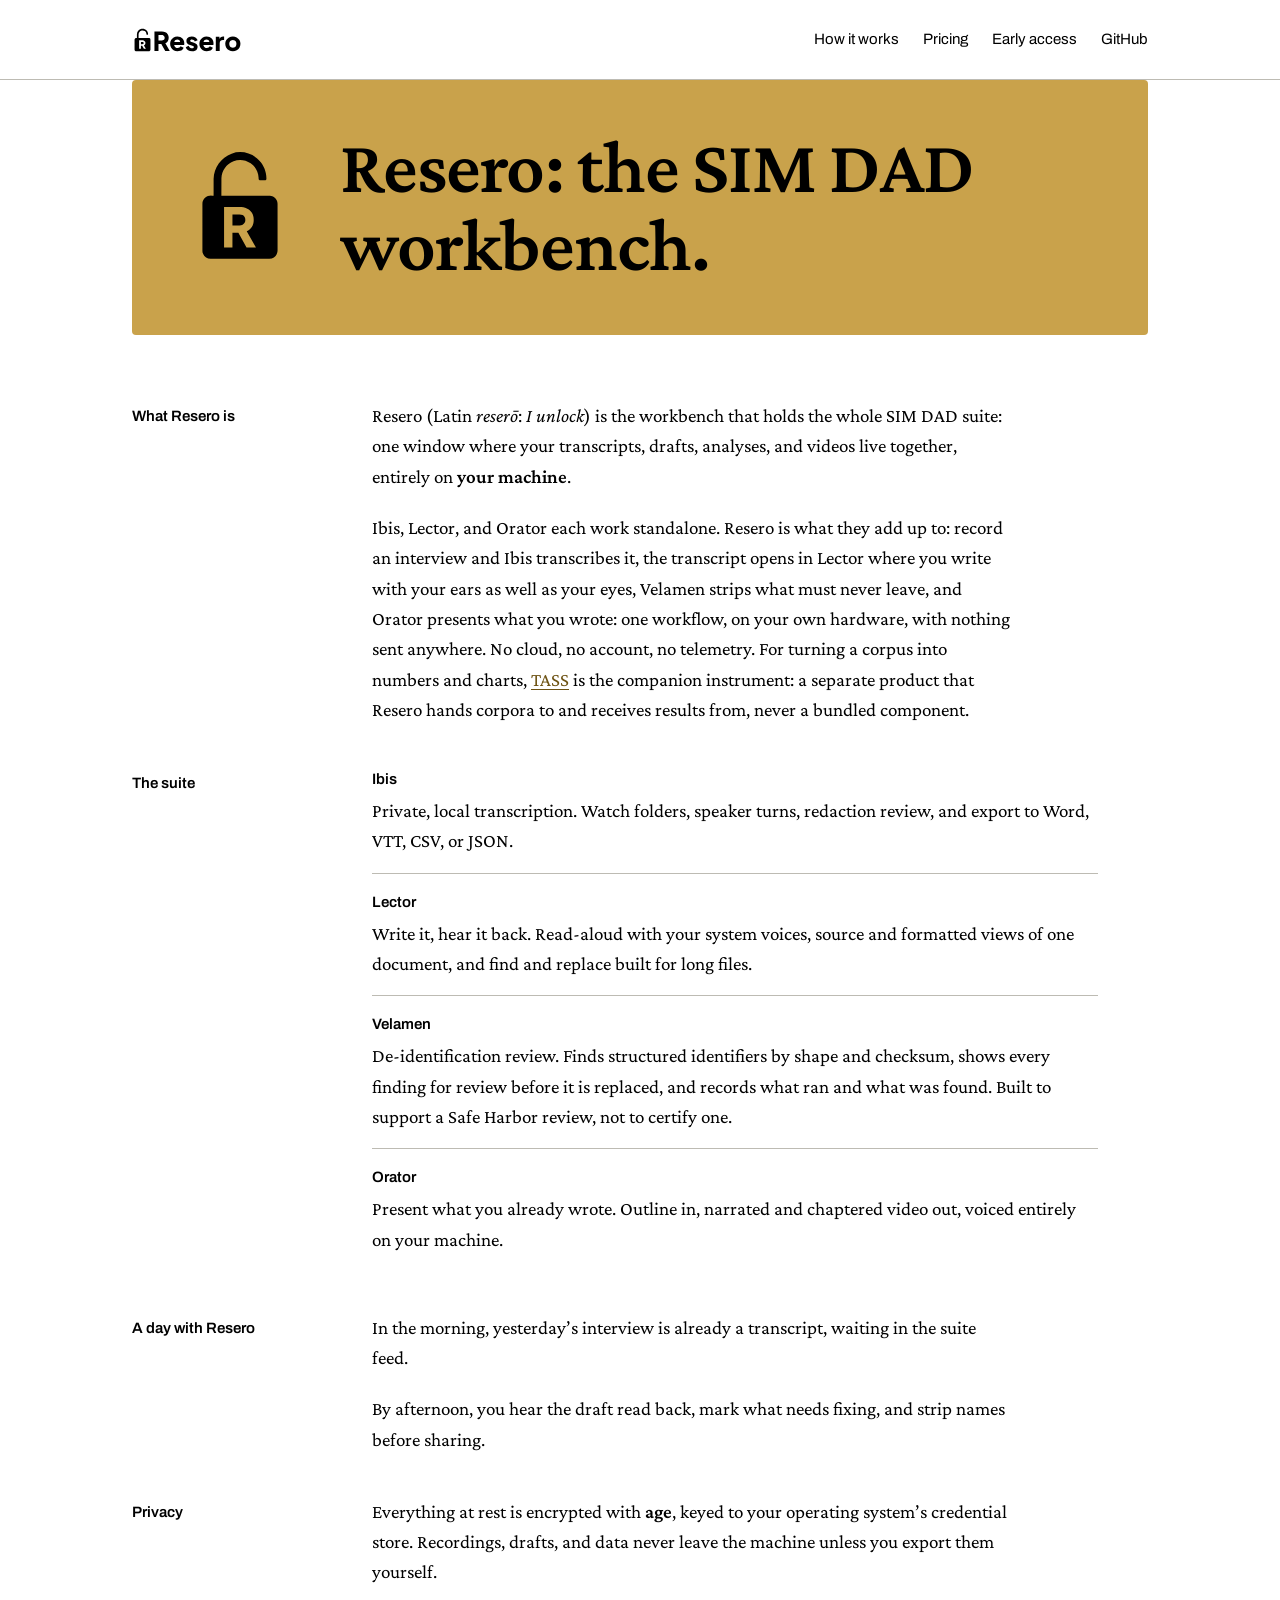
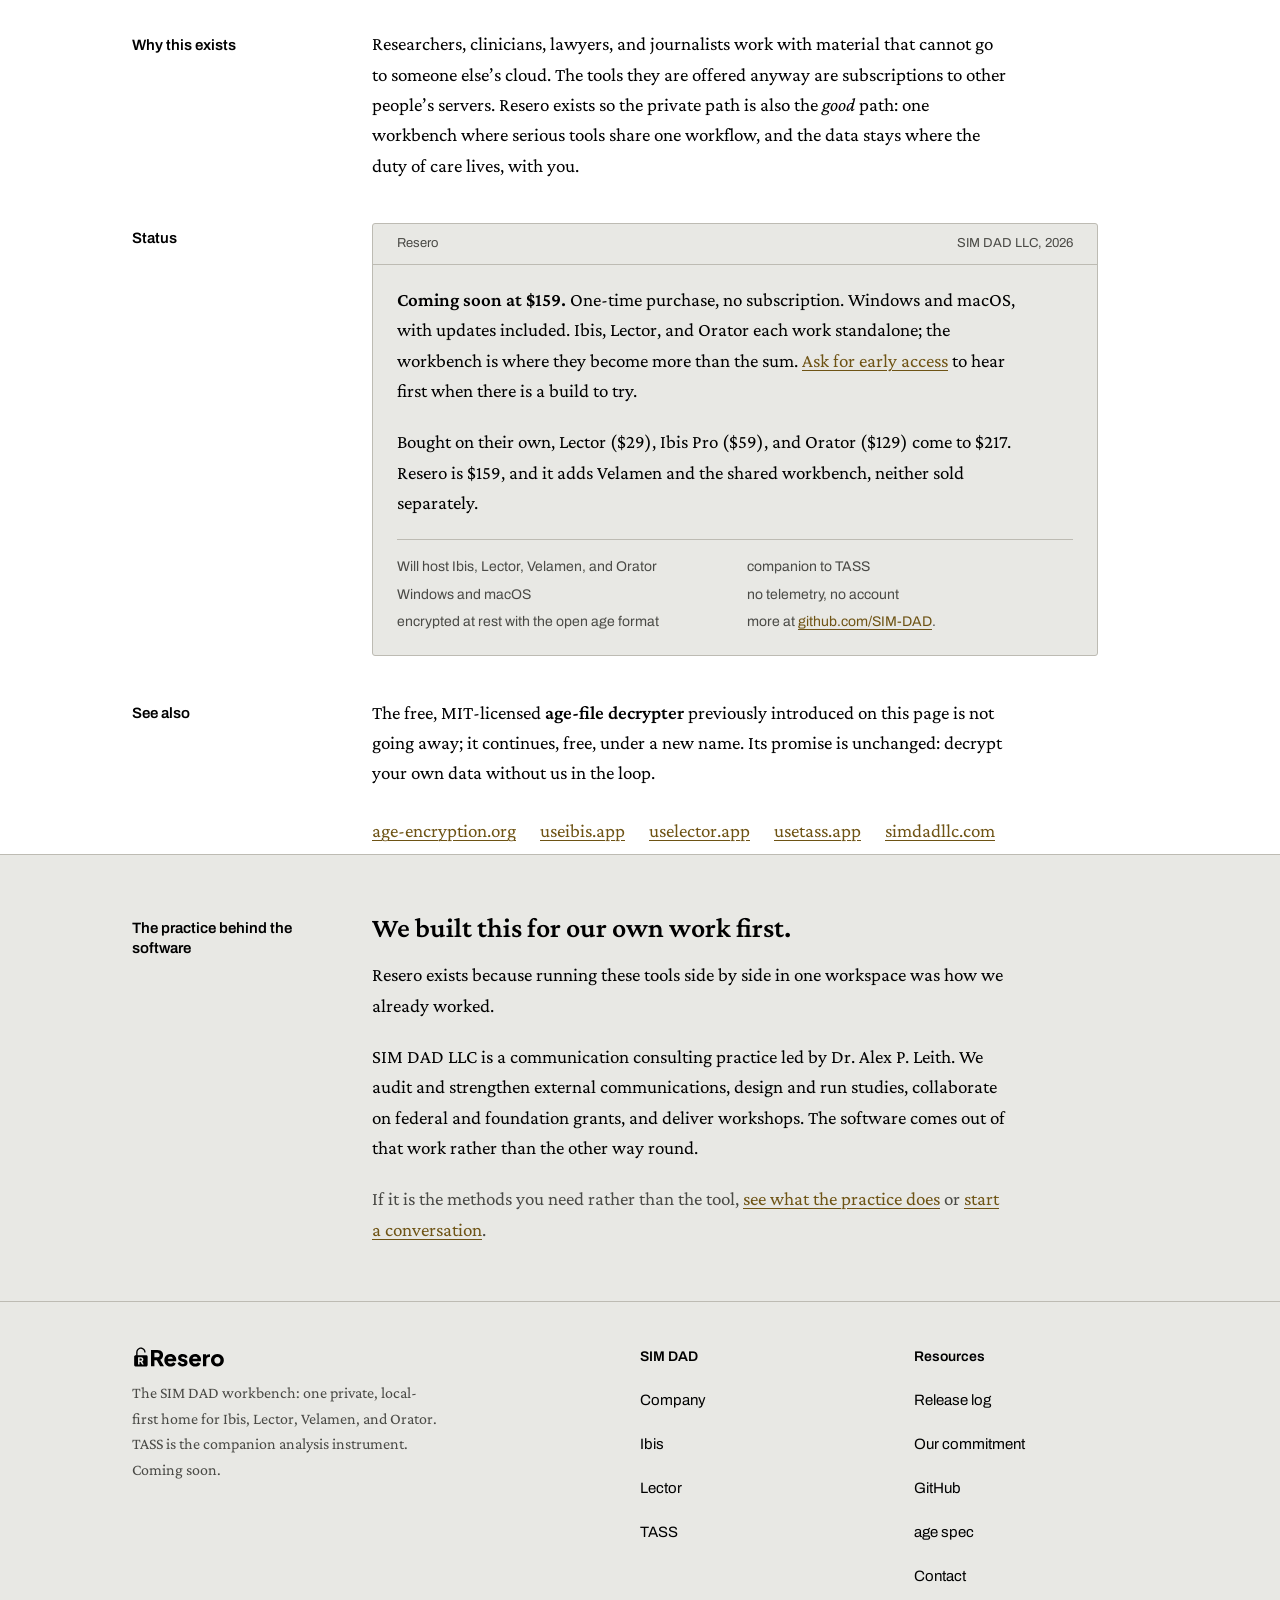
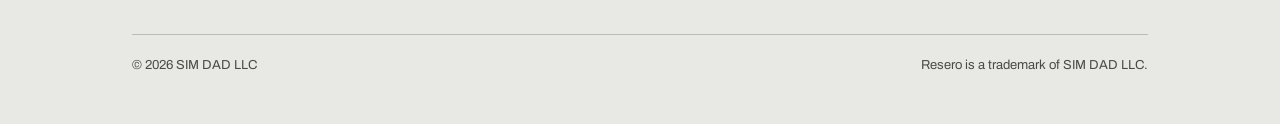
<file: index.html>
<!DOCTYPE html>
<html lang="en">
<head>
  <meta charset="UTF-8">
  <meta name="viewport" content="width=device-width, initial-scale=1.0">
  <title>Resero: the SIM DAD workbench.</title>
  <meta name="description" content="Resero is the SIM DAD workbench: one private, local-first home for Ibis, Lector, Orator, and Velamen, with TASS as its companion analysis instrument. Your work never leaves your machine. Coming soon.">
  <meta property="og:title" content="Resero: the SIM DAD workbench.">
  <meta property="og:description" content="One private workbench for the whole SIM DAD suite. Local-first, no telemetry. Coming soon.">
  <meta property="og:type" content="website">
  <meta property="og:url" content="https://useresero.app">
  <meta property="og:image" content="https://useresero.app/img/social-share.png">
  <meta name="twitter:card" content="summary_large_image">
  <meta name="twitter:title" content="Resero: the SIM DAD workbench.">
  <meta name="twitter:description" content="One private workbench for the whole SIM DAD suite. Local-first, no telemetry. Coming soon.">
  <meta name="twitter:image" content="https://useresero.app/img/social-share.png">
  <link rel="canonical" href="https://useresero.app/">
  <meta name="author" content="SIM DAD LLC">
  <link rel="preload" as="font" type="font/woff2" href="/fonts/crimson-pro-latin-400-normal.woff2" crossorigin>
  <link rel="preload" as="font" type="font/woff2" href="/fonts/crimson-pro-latin-400-italic.woff2" crossorigin>
  <link rel="preload" as="font" type="font/woff2" href="/fonts/crimson-pro-latin-600-normal.woff2" crossorigin>
  <link rel="preload" as="font" type="font/woff2" href="/fonts/crimson-pro-latin-600-italic.woff2" crossorigin>
  <link rel="preload" as="font" type="font/woff2" href="/fonts/archivo-latin-400-normal.woff2" crossorigin>
  <link rel="preload" as="font" type="font/woff2" href="/fonts/archivo-latin-600-normal.woff2" crossorigin>
  <meta name="theme-color" content="#FFFFFF" media="(prefers-color-scheme: light)">
  <meta name="theme-color" content="#161512" media="(prefers-color-scheme: dark)">
  <link rel="icon" type="image/svg+xml" href="img/favicon.svg">
  <link rel="apple-touch-icon" href="img/apple-touch-icon.png">
  <script type="application/ld+json">
  {
    "@context": "https://schema.org",
    "@type": "SoftwareApplication",
    "name": "Resero",
    "description": "The SIM DAD workbench: one private, local-first home for Ibis, Lector, Orator, and Velamen, with TASS as its companion analysis instrument. Your work never leaves your machine. Coming soon.",
    "url": "https://useresero.app",
    "applicationCategory": "ProductivityApplication",
    "operatingSystem": "Windows, macOS",
    "image": "https://useresero.app/img/social-share.png",
    "publisher": {
      "@type": "Organization",
      "name": "SIM DAD LLC",
      "url": "https://simdadllc.com"
    }
  }
  </script>
  <link rel="stylesheet" href="/css/site.css">
</head>
<body>
  <a class="skip" href="#main">Skip to main content</a>

  <nav class="nav" id="nav">
    <div class="nav-inner">
      <a href="#" class="nav-brand" aria-label="Resero">
        <img class="wordmark" src="img/wordmark.svg" alt="Resero" width="111" height="26">
      </a>
      <div class="nav-links">
        <a href="#how">How it works</a>
        <a href="#pricing">Pricing</a>
        <a href="/beta/">Early access</a>
        <a href="https://github.com/SIM-DAD" target="_blank" rel="noopener">GitHub</a>
      </div>
    </div>
  </nav>


  <!-- the brass lock plate -->
  <div class="plate-wrap">
    <header class="manpage-opening">
      <img class="plate-mark" src="img/logo.svg" alt="" width="160" height="150">
      <div>
        <h1>Resero: <em>the SIM DAD workbench.</em></h1>
      </div>
    </header>
  </div>

  <main class="packet" id="main" tabindex="-1">


  <div class="mp-section-head">What Resero is</div>
  <div class="manpage" id="problem">
    <p>Resero (Latin <em>reser&#333;</em>: <em>I unlock</em>) is the workbench that holds the whole SIM DAD suite: one window where your transcripts, drafts, analyses, and videos live together, entirely on <strong>your machine</strong>.</p>

    <p>Ibis, Lector, and Orator each work standalone. Resero is what they add up to: record an interview and Ibis transcribes it, the transcript opens in Lector where you write with your ears as well as your eyes, Velamen strips what must never leave, and Orator presents what you wrote: one workflow, on your own hardware, with nothing sent anywhere. No cloud, no account, no telemetry. For turning a corpus into numbers and charts, <a href="https://usetass.app">TASS</a> is the companion instrument: a separate product that Resero hands corpora to and receives results from, never a bundled component.</p>
  </div>


  <div class="mp-section-head" id="how">The suite</div>
  <div class="mp-options">
    <dl>
      <dt>Ibis</dt>
      <dd>Private, local transcription. Watch folders, speaker turns, redaction review, and export to Word, VTT, CSV, or JSON.</dd>

      <dt>Lector</dt>
      <dd>Write it, hear it back. Read-aloud with your system voices, source and formatted views of one document, and find and replace built for long files.</dd>

      <dt>Velamen</dt>
      <dd>De-identification review. Finds structured identifiers by shape and checksum, shows every finding for review before it is replaced, and records what ran and what was found. Built to support a Safe Harbor review, not to certify one.</dd>

      <dt>Orator</dt>
      <dd>Present what you already wrote. Outline in, narrated and chaptered video out, voiced entirely on your machine.</dd>
    </dl>
  </div>


  <div class="mp-section-head">A day with Resero</div>
  <div class="manpage">
    <p>In the morning, yesterday&rsquo;s interview is already a transcript, waiting in the suite feed.</p>
    <p>By afternoon, you hear the draft read back, mark what needs fixing, and strip names before sharing.</p>
  </div>


  <div class="mp-section-head">Privacy</div>
  <div class="manpage">
    <p>Everything at rest is encrypted with <strong>age</strong>, keyed to your operating system&rsquo;s credential store. Recordings, drafts, and data never leave the machine unless you export them yourself.</p>
  </div>


  <div class="mp-section-head">Why this exists</div>
  <div class="manpage">
    <p>Researchers, clinicians, lawyers, and journalists work with material that cannot go to someone else&rsquo;s cloud. The tools they are offered anyway are subscriptions to other people&rsquo;s servers. Resero exists so the private path is also the <em>good</em> path: one workbench where serious tools share one workflow, and the data stays where the duty of care lives, with you.</p>
  </div>


  <div class="mp-section-head" id="pricing">Status</div>
  <section class="mp-license">
    <div class="license-header"><span>Resero</span> <span>SIM DAD LLC, 2026</span></div>
    <p><strong>Coming soon at $159.</strong> One-time purchase, no subscription. Windows and macOS, with updates included. Ibis, Lector, and Orator each work standalone; the workbench is where they become more than the sum. <a href="/beta/">Ask for early access</a> to hear first when there is a build to try.</p>
    <p>Bought on their own, Lector ($29), Ibis Pro ($59), and Orator ($129) come to $217. Resero is $159, and it adds Velamen and the shared workbench, neither sold separately.</p>
    <ul class="facts">
      <li>Will host Ibis, Lector, Velamen, and Orator</li>
      <li>companion to TASS</li>
      <li>Windows and macOS</li>
      <li>no telemetry, no account</li>
      <li>encrypted at rest with the open age format</li>
      <li>more at <a href="https://github.com/SIM-DAD">github.com/SIM-DAD</a>.</li>
    </ul>
  </section>


  <div class="mp-section-head">See also</div>
  <div class="manpage">
    <p>The free, MIT-licensed <strong>age-file decrypter</strong> previously introduced on this page is not going away; it continues, free, under a new name. Its promise is unchanged: decrypt your own data without us in the loop.</p>
    <ul class="see-also">
      <li><a href="https://age-encryption.org">age-encryption.org</a></li>
      <li><a href="https://useibis.app">useibis.app</a></li>
      <li><a href="https://uselector.app">uselector.app</a></li>
      <li><a href="https://usetass.app">usetass.app</a></li>
      <li><a href="https://simdadllc.com">simdadllc.com</a></li>
    </ul>
  </div>


  </main>

  <!-- FOOTER -->
  
  <!-- The practice behind the product. -->
  <section class="practice" aria-labelledby="practice-h">
    <div class="practice-inner">
      <p class="practice-eyebrow">The practice behind the software</p>
      <h2 id="practice-h">We built this for our own work first.</h2>
      <p>Resero exists because running these tools side by side in one workspace was how we already worked.</p>
      <p>SIM DAD LLC is a communication consulting practice led by Dr. Alex P. Leith.
         We audit and strengthen external communications,
         design and run studies, collaborate on federal and foundation grants, and
         deliver workshops. The software comes out of that work rather than the other
         way round.</p>
      <p class="practice-cta">
        If it is the methods you need rather than the tool,
        <a href="https://simdadllc.com#services">see what the practice does</a>
        or <a href="mailto:hello@simdadllc.com">start a conversation</a>.
      </p>
    </div>
  </section>

<footer class="footer">
    <div class="container">
      <div class="footer-grid">
        <div class="footer-brand">
          <h2 aria-label="Resero">
            <img class="wordmark" src="img/wordmark.svg" alt="Resero" width="94" height="22">
          </h2>
          <p>The SIM DAD workbench: one private, local-first home for Ibis, Lector, Velamen, and Orator. TASS is the companion analysis instrument. Coming soon.</p>
        </div>
        <div class="footer-col">
          <h3>SIM DAD</h3>
          <a href="https://simdadllc.com">Company</a>
          <a href="https://useibis.app">Ibis</a>
          <a href="https://uselector.app">Lector</a>
          <a href="https://usetass.app">TASS</a>
        </div>
        <div class="footer-col">
          <h3>Resources</h3>
          <a href="/changelog.html">Release log</a>
          <a href="https://simdadllc.com/commitment.html">Our commitment</a>
          <a href="https://github.com/SIM-DAD" target="_blank" rel="noopener">GitHub</a>
          <a href="https://age-encryption.org" target="_blank" rel="noopener">age spec</a>
          <a href="mailto:hello@simdadllc.com">Contact</a>
        </div>
      </div>
      <div class="footer-meta">
        <span>&copy; 2026 SIM DAD LLC</span>
        <span>Resero is a trademark of SIM DAD LLC.</span>
      </div>
    </div>
  </footer>

  <script>
    const nav = document.getElementById('nav');
    window.addEventListener('scroll', () => {
      nav.classList.toggle('scrolled', window.scrollY > 8);
    });
  </script>

  <!-- First-party, cookie-free page counter (aggregate daily counts only; no cookies, no IP stored, honors Do Not Track) -->
  <script>
    (function () {
      try {
        if (navigator.doNotTrack === "1" || window.doNotTrack === "1") return;
        if (!navigator.sendBeacon) return;
        navigator.sendBeacon("https://simdad-hits.ap-493.workers.dev/hit",
          JSON.stringify({ site: "resero", path: location.pathname }));
      } catch (e) {}
    })();
  </script>
</body>
</html>
</file>
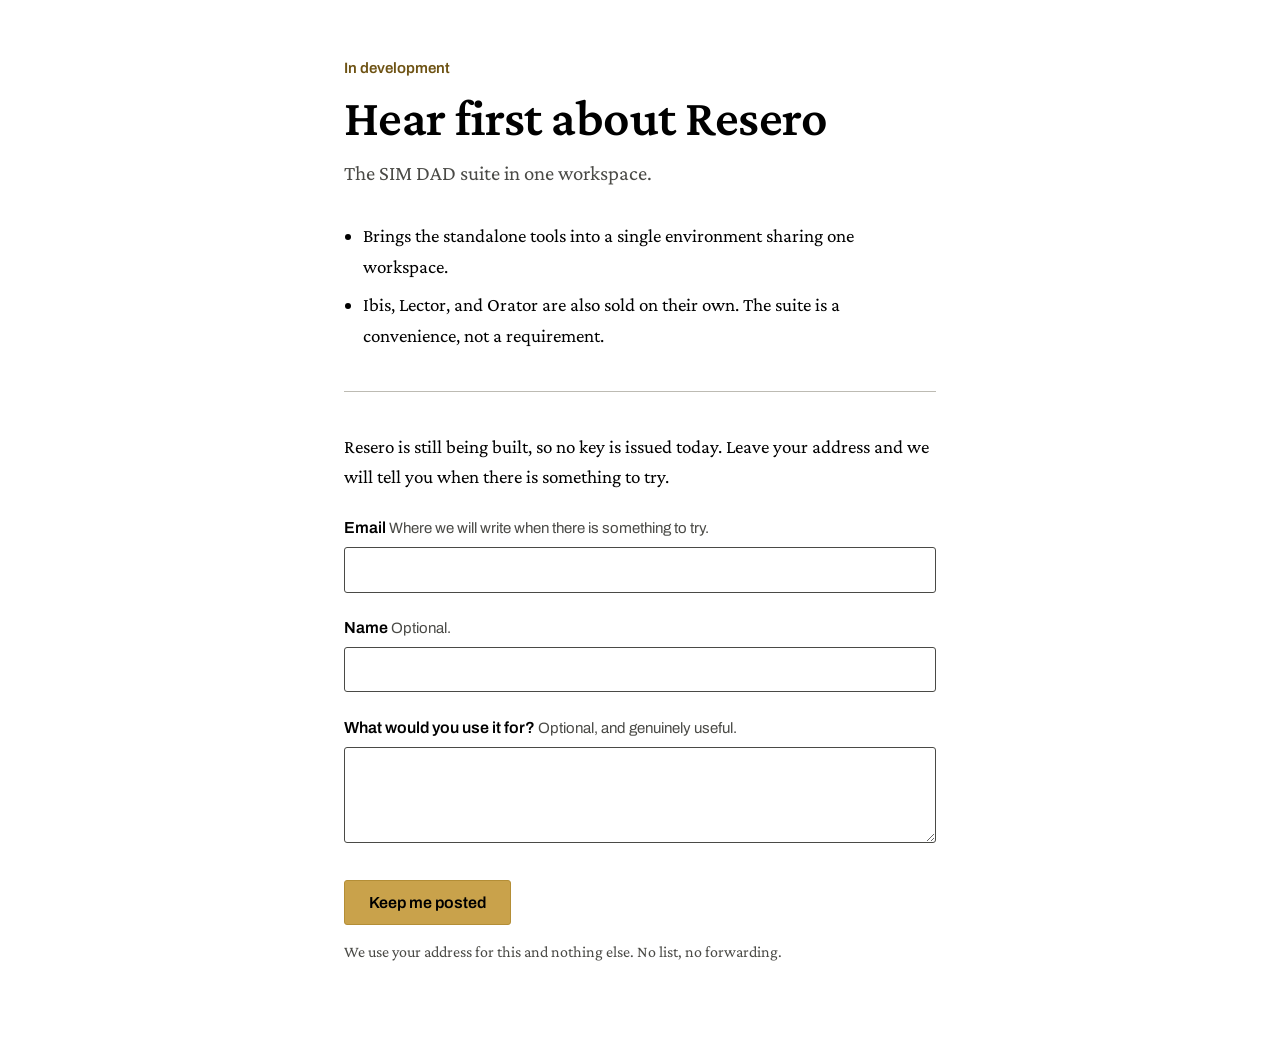
<file: beta/index.html>
<!doctype html>
<html lang="en">
<head>
<meta charset="utf-8">
<meta name="viewport" content="width=device-width, initial-scale=1">
<!-- Linked from the product page. noindex keeps search traffic on the product page, not the form. -->
<meta name="robots" content="noindex, nofollow">
<title>Resero beta access</title>
<link rel="stylesheet" href="/css/site.css">
</head>
<body>
<a class="skip" href="#form">Skip to the form</a>
<main class="form-page">
  <p class="eyebrow">In development</p>
  <h1>Hear first about Resero</h1>
  <p class="lede">The SIM DAD suite in one workspace.</p>

  <ul>
    <li>Brings the standalone tools into a single environment sharing one workspace.</li>
    <li>Ibis, Lector, and Orator are also sold on their own. The suite is a convenience, not a requirement.</li>
  </ul>

  <hr>

  <p id="ask">Resero is still being built, so no key is issued today. Leave your address and we will tell you when there is something to try.</p>

  <div class="msg" id="done" role="status" hidden></div>

  <form id="form" novalidate>
    <label for="email">Email
      <span class="hint">Where we will write when there is something to try.</span></label>
    <input id="email" name="email" type="email" required autocomplete="email">

    <label for="name">Name <span class="hint">Optional.</span></label>
    <input id="name" name="name" autocomplete="name">

    <label for="use">What would you use it for?
      <span class="hint">Optional, and genuinely useful.</span></label>
    <textarea id="use" name="use" maxlength="400"></textarea>

    <div class="hp" aria-hidden="true">
      <label for="company">Company</label>
      <input id="company" name="company" tabindex="-1" autocomplete="off">
    </div>

    <button type="submit" id="go">Keep me posted</button>
    <p class="fine">We use your address for this and nothing else. No list, no forwarding.</p>
  </form>
</main>
<script>
  var form = document.getElementById('form');
  var done = document.getElementById('done');
  var ask  = document.getElementById('ask');
  var go   = document.getElementById('go');
  form.addEventListener('submit', function (e) {
    e.preventDefault();
    var email = document.getElementById('email');
    if (!email.value || email.value.indexOf('@') < 1) {
      done.hidden = false; done.textContent = 'That email address does not look right.';
      email.focus(); return;
    }
    go.disabled = true; go.textContent = 'Sending...';
    var body = new URLSearchParams();
    body.set('product', 'resero');
    ['email','name','use','company'].forEach(function (k) {
      var el = document.getElementById(k); if (el) body.set(k, el.value);
    });
    fetch('https://simdad-checkout.ap-493.workers.dev/beta', { method:'POST', body: body })
      .then(function (r) {
        if (!r.ok) throw new Error(r.status);
        form.hidden = true; ask.hidden = true;
        done.hidden = false;
        done.textContent = 'Thank you. We will be in touch when there is something to try.';
        done.focus();
      })
      .catch(function () {
        go.disabled = false; go.textContent = 'Keep me posted';
        done.hidden = false;
        done.textContent = 'That did not go through. Please try again, or email ap@simdadllc.com.';
      });
  });
</script>

  <!-- First-party, cookie-free page counter (aggregate daily counts only; no cookies, no IP stored, honors Do Not Track) -->
  <script>
    (function () {
      try {
        if (navigator.doNotTrack === "1" || window.doNotTrack === "1") return;
        if (!navigator.sendBeacon) return;
        navigator.sendBeacon("https://simdad-hits.ap-493.workers.dev/hit",
          JSON.stringify({ site: "resero", path: location.pathname }));
      } catch (e) {}
    })();
  </script>
</body>
</html>
</file>
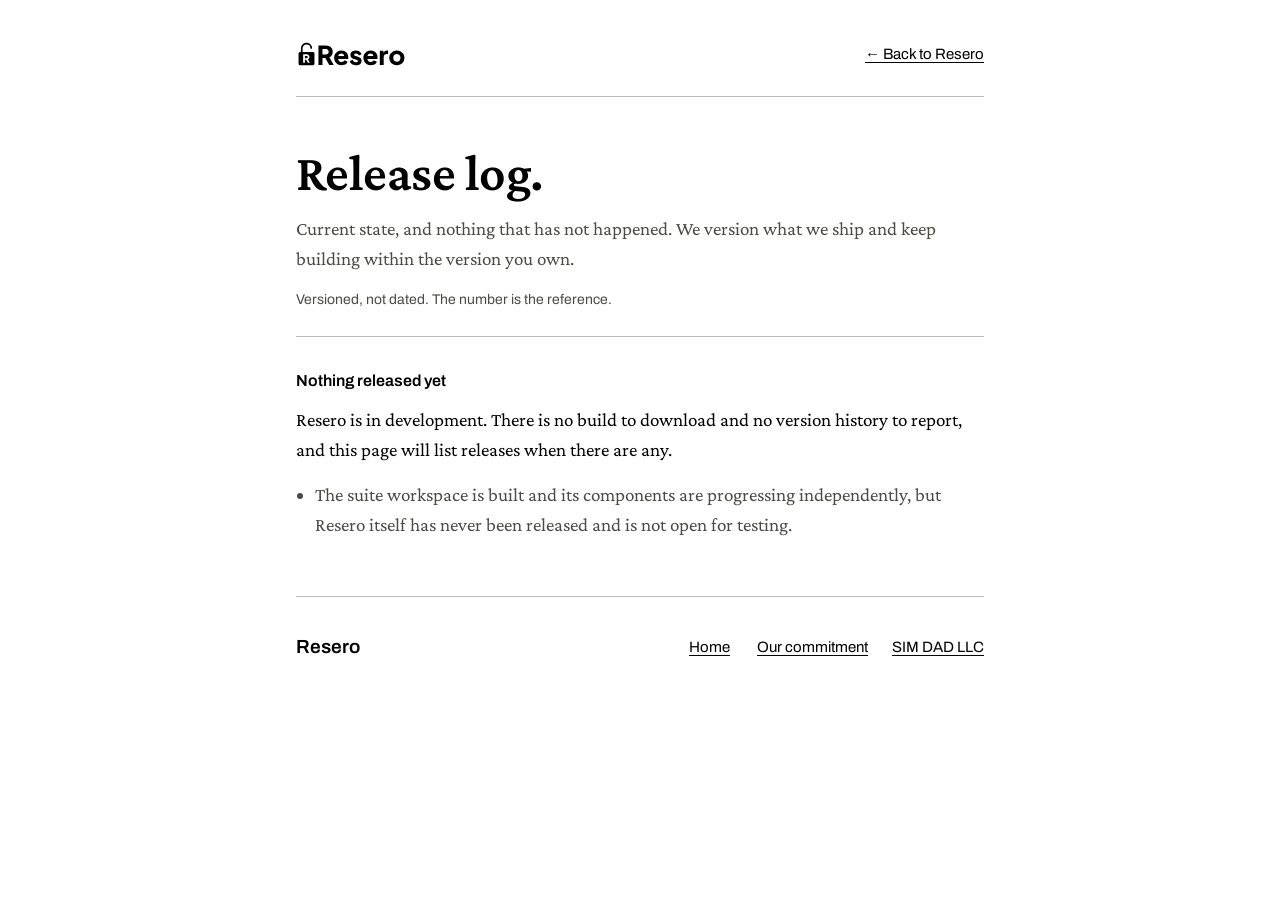
<file: changelog.html>
<!DOCTYPE html>
<html lang="en">
<head>
<meta charset="UTF-8">
<meta name="viewport" content="width=device-width, initial-scale=1.0">
<title>Resero: release log.</title>
<meta name="description" content="Current state, and nothing that has not happened. Versioned, not dated.">
<link rel="canonical" href="https://useresero.app/changelog.html">
<meta name="author" content="SIM DAD LLC">
<meta name="theme-color" content="#FFFFFF" media="(prefers-color-scheme: light)">
  <meta name="theme-color" content="#161512" media="(prefers-color-scheme: dark)">
<link rel="icon" type="image/svg+xml" href="img/favicon.svg">
<link rel="apple-touch-icon" href="img/apple-touch-icon.png">
<link rel="stylesheet" href="/css/site.css">
</head>
<body>
  <div class="wrap">

    <header class="top">
      <a href="/" class="brand" aria-label="Resero">
        <img class="wordmark" src="img/wordmark.svg" alt="Resero" width="111" height="26">
      </a>
      <a href="/" class="back">&larr; Back to Resero</a>
    </header>

    <section class="lede">
      <h1>Release log.</h1>
      <p>Current state, and nothing that has not happened. We version what we ship and keep building within the version you own.</p>
      <p class="note">Versioned, not dated. The number is the reference.</p>
    </section>

    <main class="log" id="main">
      <article class="rel">
        <div class="ver"><span class="name">Nothing released yet</span></div>
        <p class="summary">Resero is in development. There is no build to download and no
          version history to report, and this page will list releases when there are any.</p>
        <ul class="hi">
          <li>The suite workspace is built and its components are progressing independently, but Resero itself has never been released and is not open for testing.</li>
        </ul>
      </article>


    </main>

    <footer class="foot">
      <div class="brand">Resero</div>
      <div class="links">
        <a href="/">Home</a>
        <a href="https://simdadllc.com/commitment.html">Our commitment</a>
        <a href="https://simdadllc.com">SIM DAD LLC</a>
      </div>
    </footer>

  </div>

  <!-- First-party, cookie-free page counter (aggregate daily counts only; no cookies, no IP stored, honors Do Not Track) -->
  <script>
    (function () {
      try {
        if (navigator.doNotTrack === "1" || window.doNotTrack === "1") return;
        if (!navigator.sendBeacon) return;
        navigator.sendBeacon("https://simdad-hits.ap-493.workers.dev/hit",
          JSON.stringify({ site: "resero", path: location.pathname }));
      } catch (e) {}
    })();
  </script>
</body>
</html>
</file>
<file: css/site.css>
/* useresero.app: the review packet, fastened with a brass lock plate.
   Every token traces to brief 6 (m4:/Volumes/One Touch/30-llc/SIM-DAD/site-copy/DESIGN-BRIEFS-2026-10-15.md). */

@font-face { font-family: "Crimson Pro"; src: url("/fonts/crimson-pro-latin-400-normal.woff2") format("woff2"); font-weight: 400; font-style: normal; font-display: swap; }
@font-face { font-family: "Crimson Pro"; src: url("/fonts/crimson-pro-latin-400-italic.woff2") format("woff2"); font-weight: 400; font-style: italic; font-display: swap; }
@font-face { font-family: "Crimson Pro"; src: url("/fonts/crimson-pro-latin-600-normal.woff2") format("woff2"); font-weight: 600; font-style: normal; font-display: swap; }
@font-face { font-family: "Crimson Pro"; src: url("/fonts/crimson-pro-latin-600-italic.woff2") format("woff2"); font-weight: 600; font-style: italic; font-display: swap; }
@font-face { font-family: "Archivo"; src: url("/fonts/archivo-latin-400-normal.woff2") format("woff2"); font-weight: 400; font-style: normal; font-display: swap; }
@font-face { font-family: "Archivo"; src: url("/fonts/archivo-latin-600-normal.woff2") format("woff2"); font-weight: 600; font-style: normal; font-display: swap; }

:root {
  color-scheme: light dark;
  --paper: #FFFFFF;
  --ink: #000000;
  --brass: #C9A24B;
  --brass-ink: #6E5314;
  --brass-deep: #B48E36;
  --board: #E8E8E4;
  --muted: #4A4A46;
  --rule: #BDBBB3;
  --serif: "Crimson Pro", "Iowan Old Style", Georgia, serif;
  --label: "Archivo", "Helvetica Neue", Arial, sans-serif;
  --measure: 66ch;
  --side: 12rem;
  --wide: 1080px;
}
@media (prefers-color-scheme: dark) {
  :root {
    --paper: #161512;
    --ink: #F3F1EC;
    --brass-ink: #D8B864;
    --board: #201E19;
    --muted: #BDB8AC;
    --rule: #45413A;
  }
}

*, *::before, *::after { box-sizing: border-box; }
html { -webkit-text-size-adjust: 100%; }
body {
  margin: 0;
  background: var(--paper);
  color: var(--ink);
  font-family: var(--serif);
  font-size: 1.1875rem;
  line-height: 1.6;
  font-kerning: normal;
}
img { max-width: 100%; height: auto; display: block; }
a { color: var(--brass-ink); text-decoration: underline; text-decoration-thickness: 1px; text-underline-offset: 0.18em; }
a:hover { text-decoration-thickness: 2px; }
:focus-visible { outline: 3px solid var(--ink); outline-offset: 3px; }
@media (prefers-color-scheme: dark) { :focus-visible { outline-color: var(--brass); } }
p { margin: 0 0 1.1em; }
strong { font-weight: 600; }

.skip { position: absolute; left: -9999px; }
.skip:focus { position: fixed; left: 1rem; top: 1rem; z-index: 10; background: var(--paper); color: var(--ink);
  padding: 0.75rem 1rem; border: 2px solid var(--ink); font-family: var(--label); font-size: 0.9375rem; }

/* Wordmark: the existing gold file, set in black on paper and left gold inside the dark case. */
.wordmark { filter: brightness(0); }
@media (prefers-color-scheme: dark) { .wordmark { filter: none; } }

/* ------------------------------------------------------------ nav */
.nav { border-bottom: 1px solid var(--rule); }
.nav-inner { max-width: var(--wide); margin: 0 auto; padding: 1.1rem 2rem; display: flex; align-items: center;
  justify-content: space-between; gap: 1.5rem; flex-wrap: wrap; }
.nav-brand { line-height: 0; }
.nav-brand img { height: 26px; width: auto; }
.nav-links { display: flex; gap: 1.5rem; flex-wrap: wrap; font-family: var(--label); font-size: 0.9375rem; }
.nav-links a { color: var(--ink); text-decoration: none; padding: 0.2rem 0; border-bottom: 1px solid transparent; }
.nav-links a:hover { border-bottom-color: var(--ink); }

/* ------------------------------------------------------------ the brass plate (the one bold thing) */
.plate-wrap { max-width: var(--wide); margin: 0 auto; padding: 0 2rem; }
.manpage-opening {
  background: var(--brass); color: #000;
  display: grid; grid-template-columns: auto 1fr; gap: 2.5rem; align-items: center;
  padding: 3rem 3rem 3.25rem;
  border-radius: 4px;
}
.plate-mark { width: 7.5rem; height: auto; filter: brightness(0); }
.manpage-opening h1 {
  margin: 0; font-family: var(--serif); font-weight: 600;
  font-size: clamp(2.4rem, 6vw, 4.75rem); line-height: 1.02; letter-spacing: -0.012em;
}
.manpage-opening h1 em { font-style: normal; }

/* ------------------------------------------------------------ packet body: side heads in the margin */
.packet { max-width: var(--wide); margin: 0 auto; padding: 1.5rem 2rem 0;
  display: grid; grid-template-columns: var(--side) minmax(0, var(--measure)); column-gap: 3rem; }
.mp-section-head {
  grid-column: 1; margin: 2.6rem 0 0; padding-top: 0.35rem;
  font-family: var(--label); font-weight: 600; font-size: 0.9375rem; line-height: 1.35;
  color: var(--ink);
}
.packet > :not(.mp-section-head) { grid-column: 2; }
.packet > .mp-section-head + * { margin-top: 2.6rem; }

.manpage p:last-child { margin-bottom: 0; }
.manpage em { font-style: italic; }

/* the suite: an exhibit list */
.mp-options dl { margin: 0; }
.mp-options dt { font-family: var(--label); font-weight: 600; font-size: 0.9375rem; color: var(--ink);
  padding-top: 1rem; border-top: 1px solid var(--rule); }
.mp-options dt:first-child { padding-top: 0; border-top: 0; }
.mp-options dd { margin: 0.3rem 0 1rem; }

/* status: the archive-box panel */
.mp-license { background: var(--board); border: 1px solid var(--rule); border-radius: 3px; padding: 0 1.5rem 1.4rem; }
.mp-license .license-header {
  display: flex; justify-content: space-between; gap: 1rem; flex-wrap: wrap;
  margin: 0 -1.5rem 1.25rem; padding: 0.6rem 1.5rem;
  border-bottom: 1px solid var(--rule);
  font-family: var(--label); font-size: 0.8125rem; color: var(--muted);
}
.mp-license .facts { list-style: none; margin: 1.25rem 0 0; padding: 1rem 0 0; border-top: 1px solid var(--rule);
  font-family: var(--label); font-size: 0.875rem; line-height: 1.55; color: var(--muted);
  display: grid; grid-template-columns: repeat(auto-fill, minmax(14rem, 1fr)); gap: 0.35rem 1.5rem; }

.see-also { list-style: none; margin: 0; padding: 0; display: flex; flex-wrap: wrap; gap: 0.4rem 1.5rem; }

/* ------------------------------------------------------------ the practice behind the product (board) */
.practice { background: var(--board); border-top: 1px solid var(--rule); padding: 3.5rem 2rem; margin-top: 0; }
.practice-inner { max-width: var(--wide); margin: 0 auto; padding: 0 2rem; display: grid;
  grid-template-columns: var(--side) minmax(0, var(--measure)); column-gap: 3rem; }
.practice-inner > * { grid-column: 2; }
.practice-eyebrow { grid-column: 1; grid-row: 1 / span 2; margin: 0.45rem 0 0; font-family: var(--label);
  font-weight: 600; font-size: 0.9375rem; line-height: 1.35; color: var(--ink); }
.practice h2 { font-family: var(--serif); font-weight: 600; font-size: 1.75rem; line-height: 1.2; margin: 0 0 1rem; }
.practice-cta { color: var(--muted); margin-bottom: 0; }

/* ------------------------------------------------------------ footer */
.footer { background: var(--board); border-top: 1px solid var(--rule); padding: 2.75rem 2rem 3rem; }
.footer .container { max-width: var(--wide); margin: 0 auto; padding: 0 2rem; }
.footer-grid { display: grid; grid-template-columns: 2fr 1fr 1fr; gap: 2.5rem; margin-bottom: 2.25rem; }
.footer-brand h2 { margin: 0 0 0.75rem; line-height: 0; font-size: inherit; }
.footer-brand h2 img { height: 22px; width: auto; }
.footer-brand p { font-size: 1rem; color: var(--muted); max-width: 34ch; margin: 0; }
.footer-col h3 { margin: 0 0 0.6rem; font-family: var(--label); font-weight: 600; font-size: 0.875rem; color: var(--ink); }
.footer-col a { display: block; padding: 0.2rem 0; font-family: var(--label); font-size: 0.9375rem; color: var(--ink); text-decoration: none; }
.footer-col a:hover { text-decoration: underline; }
.footer-meta { padding-top: 1.25rem; border-top: 1px solid var(--rule); display: flex; justify-content: space-between;
  flex-wrap: wrap; gap: 0.75rem; font-family: var(--label); font-size: 0.8125rem; color: var(--muted); }

/* ------------------------------------------------------------ buttons and forms (beta page) */
.btn, button {
  display: inline-block; font-family: var(--label); font-weight: 600; font-size: 1rem;
  padding: 0.8rem 1.5rem; border: 1px solid var(--brass-deep); border-radius: 3px;
  background: var(--brass); color: #000; cursor: pointer;
  transition: background-color 120ms ease;
}
.btn:hover, button:hover:not(:disabled) { background: var(--brass-deep); }
button:disabled { cursor: progress; opacity: 0.75; }

.form-page { max-width: 40rem; margin: 0 auto; padding: 3.5rem 1.5rem 5rem; }
.form-page .eyebrow { font-family: var(--label); font-weight: 600; font-size: 0.9375rem; color: var(--brass-ink); margin: 0 0 0.6rem; }
.form-page h1, .lede h1 { font-family: var(--serif); font-weight: 600; font-size: clamp(2.25rem, 5vw, 3.25rem);
  line-height: 1.05; letter-spacing: -0.01em; margin: 0 0 0.75rem; }
.form-page .lede { font-size: 1.3rem; color: var(--muted); margin: 0 0 2rem; }
.form-page ul { padding-left: 1.2rem; margin: 0 0 2rem; }
.form-page li { margin-bottom: 0.5rem; }
.form-page hr { border: 0; border-top: 1px solid var(--rule); margin: 2.5rem 0; }
label { display: block; font-family: var(--label); font-weight: 600; font-size: 1rem; margin: 1.4rem 0 0.4rem; }
.hint { font-weight: 400; color: var(--muted); font-size: 0.9375rem; }
input, textarea { width: 100%; padding: 0.7rem 0.8rem; font-family: var(--serif); font-size: 1.1875rem; color: var(--ink);
  background: var(--paper); border: 1px solid var(--muted); border-radius: 3px; }
textarea { min-height: 6rem; resize: vertical; }
.form-page button { margin-top: 1.75rem; }
.fine { color: var(--muted); font-size: 1rem; margin-top: 0.9rem; }
.hp { position: absolute; left: -9999px; width: 1px; height: 1px; overflow: hidden; }
.msg { padding: 0.9rem 1rem; border: 1px solid var(--ink); background: var(--board); margin-bottom: 1.5rem; }
[hidden] { display: none !important; }

/* ------------------------------------------------------------ release log */
.wrap { max-width: 46rem; margin: 0 auto; padding: 0 1.5rem; }
.top { padding: 2rem 0 1.25rem; border-bottom: 1px solid var(--rule); display: flex; align-items: center;
  justify-content: space-between; gap: 1rem; flex-wrap: wrap; }
.top .brand { line-height: 0; }
.top .brand img { height: 26px; width: auto; }
.top .back { font-family: var(--label); font-size: 0.9375rem; color: var(--ink); }
section.lede { padding: 3rem 0 1.5rem; }
section.lede p { color: var(--muted); max-width: var(--measure); margin: 0.9rem 0 0; }
section.lede .note { font-family: var(--label); font-size: 0.875rem; }
.log { border-top: 1px solid var(--rule); padding: 1.75rem 0 3.5rem; }
.rel .ver .name { font-family: var(--label); font-weight: 600; font-size: 1rem; }
.rel .summary { margin: 0.6rem 0 0; max-width: var(--measure); }
.rel ul.hi { margin: 0.9rem 0 0; padding-left: 1.2rem; color: var(--muted); max-width: var(--measure); }
.foot { border-top: 1px solid var(--rule); padding: 1.75rem 0 3rem; display: flex; align-items: center;
  justify-content: space-between; gap: 1rem; flex-wrap: wrap; font-family: var(--label); }
.foot .brand { font-weight: 600; }
.foot .links { display: flex; gap: 1.5rem; flex-wrap: wrap; }
.foot a { font-size: 0.9375rem; color: var(--ink); }

/* ------------------------------------------------------------ narrow screens */
@media (max-width: 760px) {
  .nav-inner, .plate-wrap { padding-left: 1.25rem; padding-right: 1.25rem; }
  .manpage-opening { grid-template-columns: 1fr; gap: 1.25rem; padding: 2rem 1.5rem 2.25rem; }
  .plate-mark { width: 4.5rem; }
  .packet, .practice-inner { grid-template-columns: minmax(0, 1fr); padding-left: 1.25rem; padding-right: 1.25rem; }
  .practice-inner { padding: 0; }
  .practice { padding: 3rem 1.25rem; }
  .packet > :not(.mp-section-head), .practice-inner > *, .practice-eyebrow { grid-column: 1; }
  .practice-eyebrow { grid-row: auto; margin-bottom: 0.5rem; }
  .packet > .mp-section-head + * { margin-top: 0.6rem; }
  .footer { padding: 2.5rem 1.25rem 3rem; }
  .footer .container { padding: 0; }
  .footer-grid { grid-template-columns: 1fr; gap: 1.75rem; }
}

/* Skip link and 44 px tap targets (checklist A04, C01) */
.skip { display: inline-flex; align-items: center; min-height: 44px; }
main:focus { outline: none; }
.nav-brand { display: inline-flex; align-items: center; min-height: 44px; }
.nav-links a, .see-also a { display: inline-flex; align-items: center; min-height: 44px; padding: 0; }
.nav-links, .see-also { row-gap: 0; }
.footer-col a { display: flex; align-items: center; min-height: 44px; padding: 0; }
.mp-license .facts a { padding-block: 0.9rem; }
/* Measure: 65 to 75 characters a line (checklist D04) */
.manpage p, .mp-license p, .practice p { max-width: 58ch; }
/* Subpages: back links, brand links, and footer links at 44 px (checklist C01) */
.top .brand, .top .back, .foot .links a { display: inline-flex; align-items: center; min-height: 44px; min-width: 44px; }
.foot .links { row-gap: 0; }
</file>
